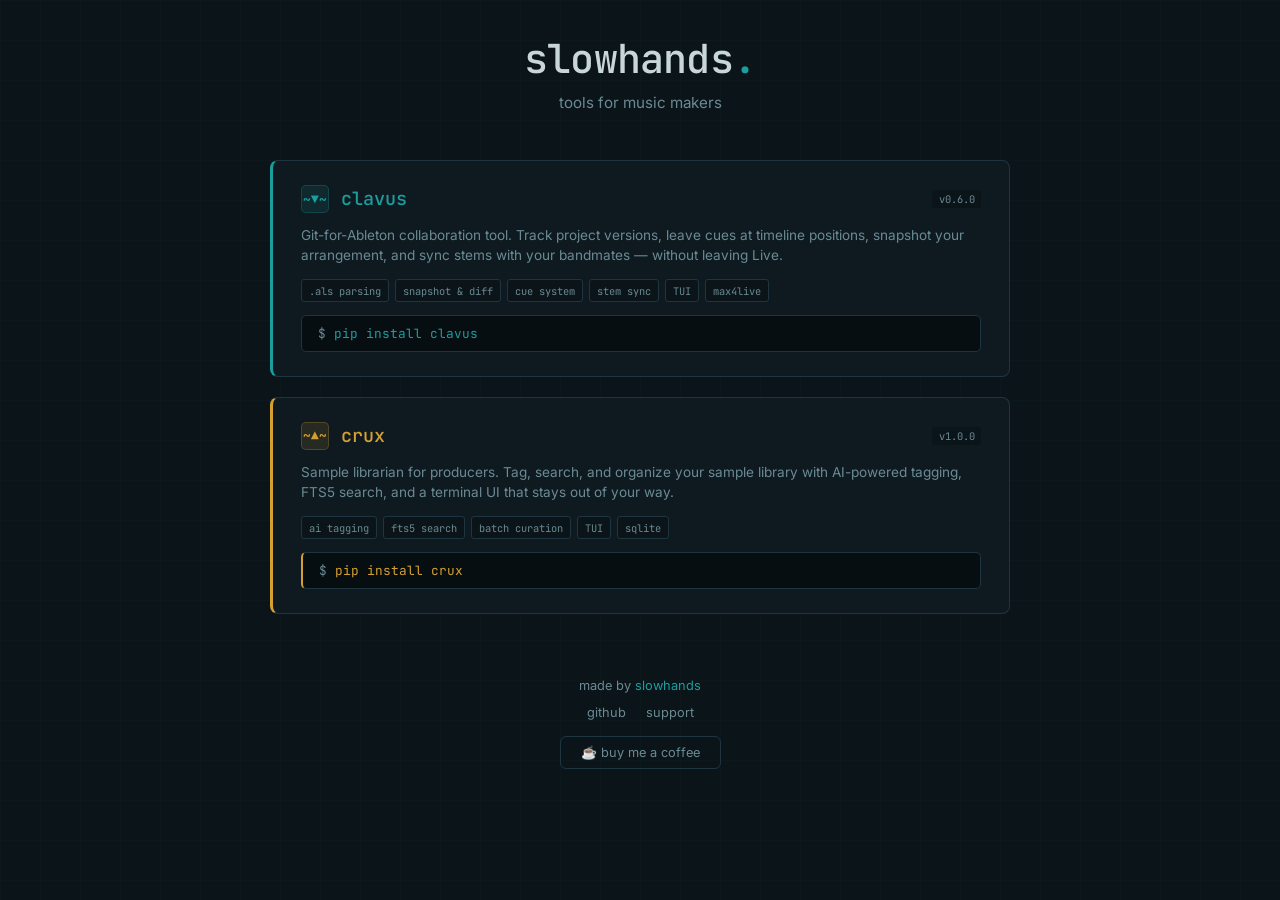
<file: docs/index.html>
<!DOCTYPE html>
<html lang="en">
<head>
<meta charset="UTF-8">
<meta name="viewport" content="width=device-width, initial-scale=1.0">
<title>slowhands — tools for music makers</title>
<style>
  @import url('https://fonts.googleapis.com/css2?family=Inter:wght@400;500;600;700&family=JetBrains+Mono:wght@400;500&display=swap');

  :root {
    --bg: #0b1418;
    --surface: #0f1a20;
    --surface2: #162a34;
    --border: #1e3540;
    --text: #c8d6d9;
    --text-dim: #6a8a94;
    --accent: #1a9e9e;
    --yellow: #d4a030;
    --red: #d43a3a;
    --radius: 8px;
  }

  * { margin: 0; padding: 0; box-sizing: border-box; }

  body {
    background: var(--bg);
    background-image:
      linear-gradient(rgba(26, 158, 158, 0.03) 1px, transparent 1px),
      linear-gradient(90deg, rgba(26, 158, 158, 0.03) 1px, transparent 1px);
    background-size: 40px 40px;
    color: var(--text);
    font-family: 'Inter', -apple-system, sans-serif;
    min-height: 100vh;
    display: flex;
    flex-direction: column;
    align-items: center;
    padding: 2rem 1rem;
  }

  .container {
    max-width: 740px;
    width: 100%;
  }

  /* ── Header ── */
  header {
    text-align: center;
    margin-bottom: 3rem;
  }

  .suite-name {
    font-family: 'JetBrains Mono', monospace;
    font-size: 2.5rem;
    font-weight: 500;
    color: var(--text);
    letter-spacing: -0.02em;
    margin-bottom: 0.5rem;
  }

  .suite-name .dot {
    color: var(--accent);
  }

  .suite-tagline {
    color: var(--text-dim);
    font-size: 0.95rem;
    font-weight: 400;
  }

  /* ── Cards ── */
  .cards { display: flex; flex-direction: column; gap: 1.25rem; }

  .card {
    background: var(--surface);
    border: 1px solid var(--border);
    border-left: 3px solid var(--accent);
    border-radius: var(--radius);
    padding: 1.5rem 1.75rem;
    transition: background 0.15s, border-color 0.15s, transform 0.15s;
    cursor: default;
    text-decoration: none;
    color: inherit;
    display: block;
  }
  .card:hover {
    background: var(--surface2);
    border-left-color: #2bc8c8;
    transform: translateY(-1px);
  }
  .card.crux { border-left-color: var(--yellow); }
  .card.crux:hover { border-left-color: #e8b840; }

  .card-top {
    display: flex;
    align-items: center;
    gap: 0.75rem;
    margin-bottom: 0.75rem;
  }

  .card-icon {
    width: 28px;
    height: 28px;
    border-radius: 5px;
    display: flex;
    align-items: center;
    justify-content: center;
    font-family: 'JetBrains Mono', monospace;
    font-size: 0.8rem;
    font-weight: 600;
    flex-shrink: 0;
  }
  .card.clavus .card-icon {
    background: rgba(26, 158, 158, 0.12);
    color: var(--accent);
    border: 1px solid rgba(26, 158, 158, 0.25);
  }
  .card.crux .card-icon {
    background: rgba(212, 160, 48, 0.12);
    color: var(--yellow);
    border: 1px solid rgba(212, 160, 48, 0.25);
  }

  .card-name-group { flex: 1; }

  .card-name {
    font-family: 'JetBrains Mono', monospace;
    font-size: 1.15rem;
    font-weight: 500;
    color: var(--accent);
    display: block;
    line-height: 1.3;
  }
  .card.crux .card-name { color: var(--yellow); }

  .card-version {
    font-family: 'JetBrains Mono', monospace;
    font-size: 0.65rem;
    color: var(--text-dim);
    background: var(--bg);
    padding: 0.1rem 0.4rem;
    border-radius: 3px;
    margin-left: auto;
    flex-shrink: 0;
  }

  .card-desc {
    color: var(--text-dim);
    font-size: 0.85rem;
    line-height: 1.5;
    margin-bottom: 0.85rem;
  }

  .card-features {
    display: flex;
    flex-wrap: wrap;
    gap: 0.35rem;
    margin-bottom: 0.85rem;
  }

  .feature-tag {
    font-family: 'JetBrains Mono', monospace;
    font-size: 0.65rem;
    color: var(--text-dim);
    background: var(--bg);
    padding: 0.2rem 0.45rem;
    border-radius: 3px;
    border: 1px solid var(--border);
  }

  .install-block {
    background: #070e12;
    border: 1px solid var(--border);
    border-radius: 5px;
    padding: 0.55rem 1rem;
    font-family: 'JetBrains Mono', monospace;
    font-size: 0.8rem;
    display: flex;
    align-items: center;
    gap: 0.5rem;
    overflow-x: auto;
    user-select: all;
  }
  .card.crux .install-block { border-left: 2px solid var(--yellow); }
  .install-block .prompt { color: var(--text-dim); user-select: none; }
  .install-block .cmd { color: var(--accent); }
  .card.crux .install-block .cmd { color: var(--yellow); }

  /* ── Suite Badge ── */
  .suite-bar {
    display: flex;
    align-items: center;
    justify-content: center;
    gap: 0.75rem;
    margin: 1rem 0;
    color: var(--text-dim);
    font-size: 0.75rem;
  }
  .suite-bar::before,
  .suite-bar::after {
    content: "";
    flex: 1;
    height: 1px;
    background: linear-gradient(90deg, transparent, var(--border), transparent);
  }
  .suite-bar .tilde {
    font-family: 'JetBrains Mono', monospace;
    color: var(--text-dim);
    opacity: 0.4;
  }

  /* ── Footer ── */
  footer {
    margin-top: 4rem;
    text-align: center;
    color: var(--text-dim);
    font-size: 0.8rem;
  }
  footer a {
    color: var(--accent);
    text-decoration: none;
  }
  footer a:hover { text-decoration: underline; }
  .footer-links { margin-top: 0.75rem; display: flex; gap: 1.25rem; justify-content: center; flex-wrap: wrap; }
  .footer-links a { color: var(--text-dim); font-size: 0.8rem; }
  .footer-links a:hover { color: var(--text); }

  .donate-btn {
    display: inline-block;
    margin-top: 1rem;
    padding: 0.5rem 1.25rem;
    border: 1px solid var(--border);
    border-radius: 6px;
    color: var(--text-dim);
    text-decoration: none;
    font-size: 0.8rem;
    transition: border-color 0.15s, color 0.15s;
  }
  .donate-btn:hover {
    border-color: var(--accent);
    color: var(--accent);
  }

  @media (max-width: 500px) {
    .suite-name { font-size: 1.8rem; }
    .card { padding: 1.15rem 1.25rem; }
    .card-icon { display: none; }
  }
</style>
</head>
<body>
<div class="container">
  <header>
    <div class="suite-name">slowhands<span class="dot">.</span></div>
    <p class="suite-tagline">tools for music makers</p>
  </header>

  <div class="cards">
    <!-- clavus -->
    <a class="card clavus" href="#" target="_blank">
      <div class="card-top">
        <div class="card-icon">~▼~</div>
        <div class="card-name-group">
          <span class="card-name">clavus</span>
        </div>
        <span class="card-version">v0.6.0</span>
      </div>
      <p class="card-desc">
        Git-for-Ableton collaboration tool. Track project versions, leave cues at timeline positions,
        snapshot your arrangement, and sync stems with your bandmates — without leaving Live.
      </p>
      <div class="card-features">
        <span class="feature-tag">.als parsing</span>
        <span class="feature-tag">snapshot &amp; diff</span>
        <span class="feature-tag">cue system</span>
        <span class="feature-tag">stem sync</span>
        <span class="feature-tag">TUI</span>
        <span class="feature-tag">max4live</span>
      </div>
      <div class="install-block">
        <span class="prompt">$</span>
        <span class="cmd">pip install clavus</span>
      </div>
    </a>

    <!-- crux -->
    <a class="card crux" href="#" target="_blank">
      <div class="card-top">
        <div class="card-icon">~▲~</div>
        <div class="card-name-group">
          <span class="card-name">crux</span>
        </div>
        <span class="card-version">v1.0.0</span>
      </div>
      <p class="card-desc">
        Sample librarian for producers. Tag, search, and organize your sample library with
        AI-powered tagging, FTS5 search, and a terminal UI that stays out of your way.
      </p>
      <div class="card-features">
        <span class="feature-tag">ai tagging</span>
        <span class="feature-tag">fts5 search</span>
        <span class="feature-tag">batch curation</span>
        <span class="feature-tag">TUI</span>
        <span class="feature-tag">sqlite</span>
      </div>
      <div class="install-block">
        <span class="prompt">$</span>
        <span class="cmd">pip install crux</span>
      </div>
    </a>
  </div>

  <footer>
    <p>made by <a href="#">slowhands</a></p>
    <div class="footer-links">
      <a href="#">github</a>
      <a href="#">support</a>
    </div>
    <a class="donate-btn" href="#">&#9749; buy me a coffee</a>
  </footer>
</div>
</body>
</html>
</file>
